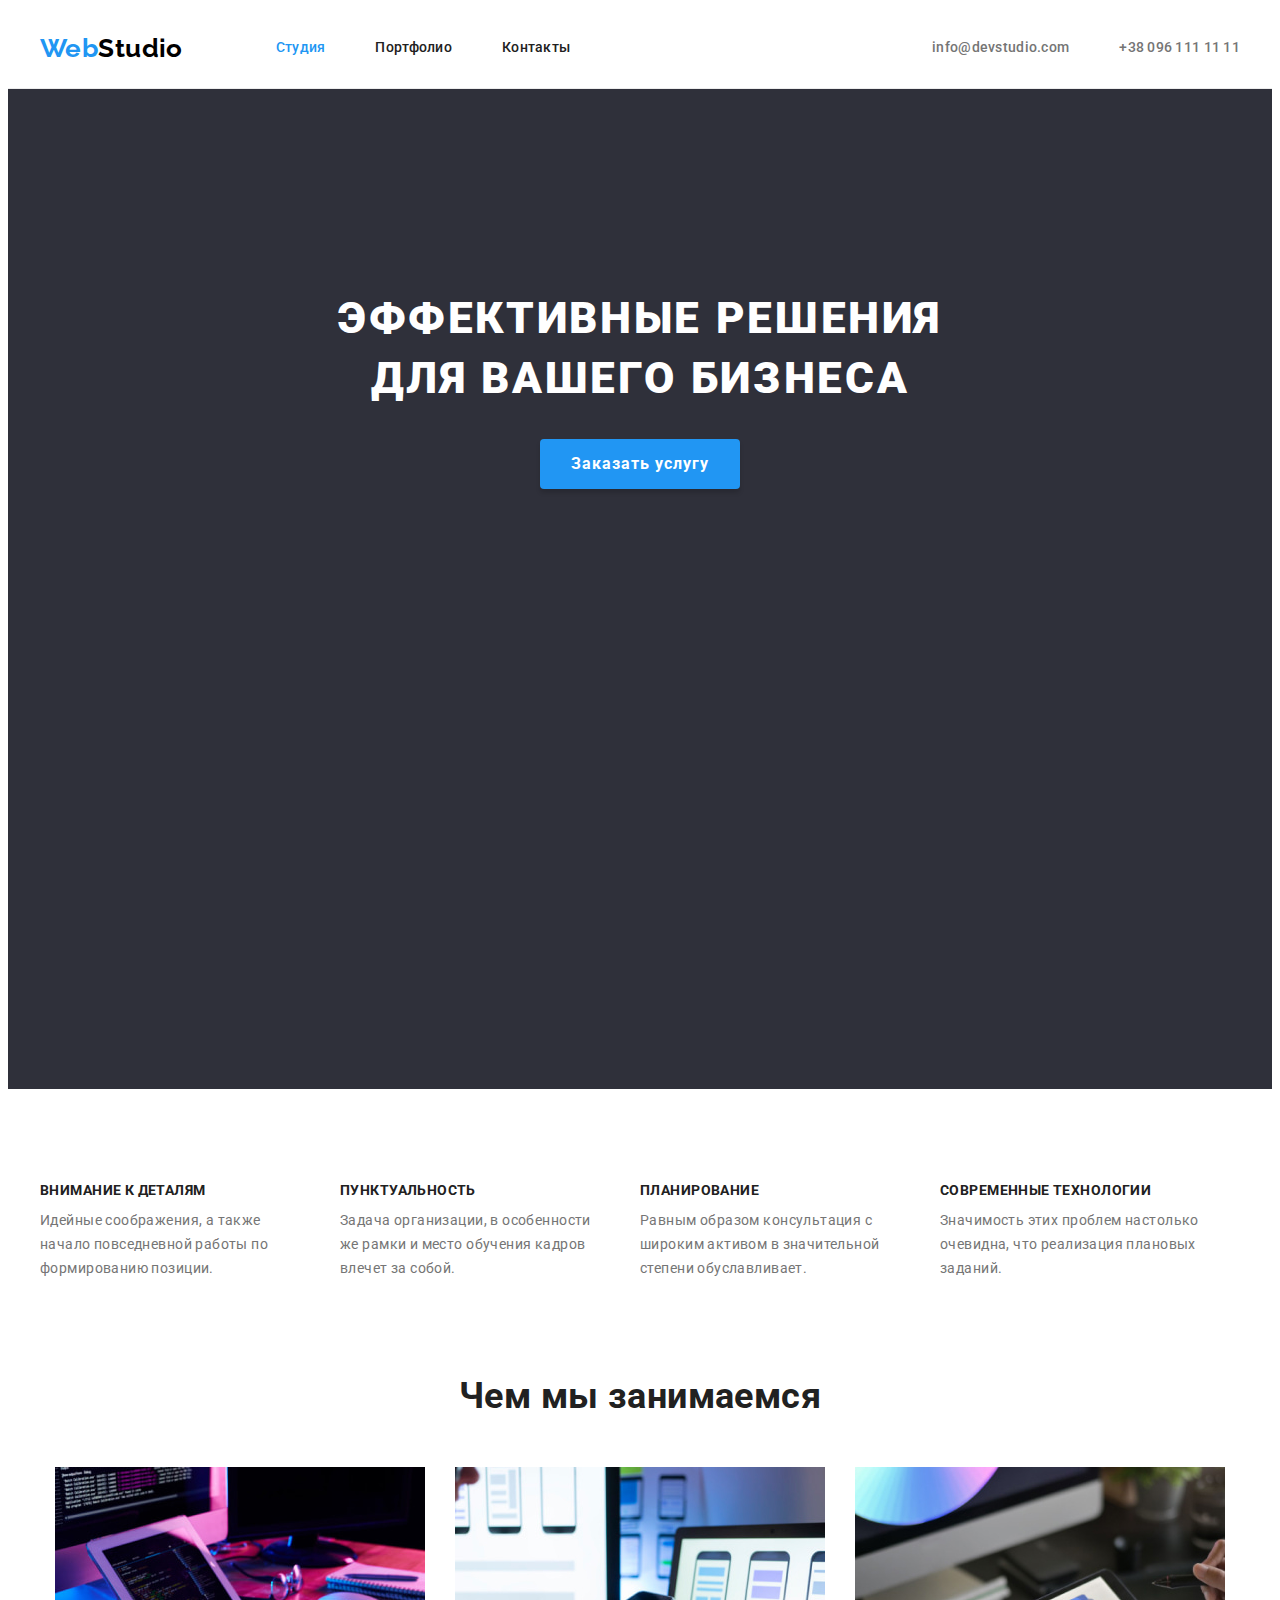
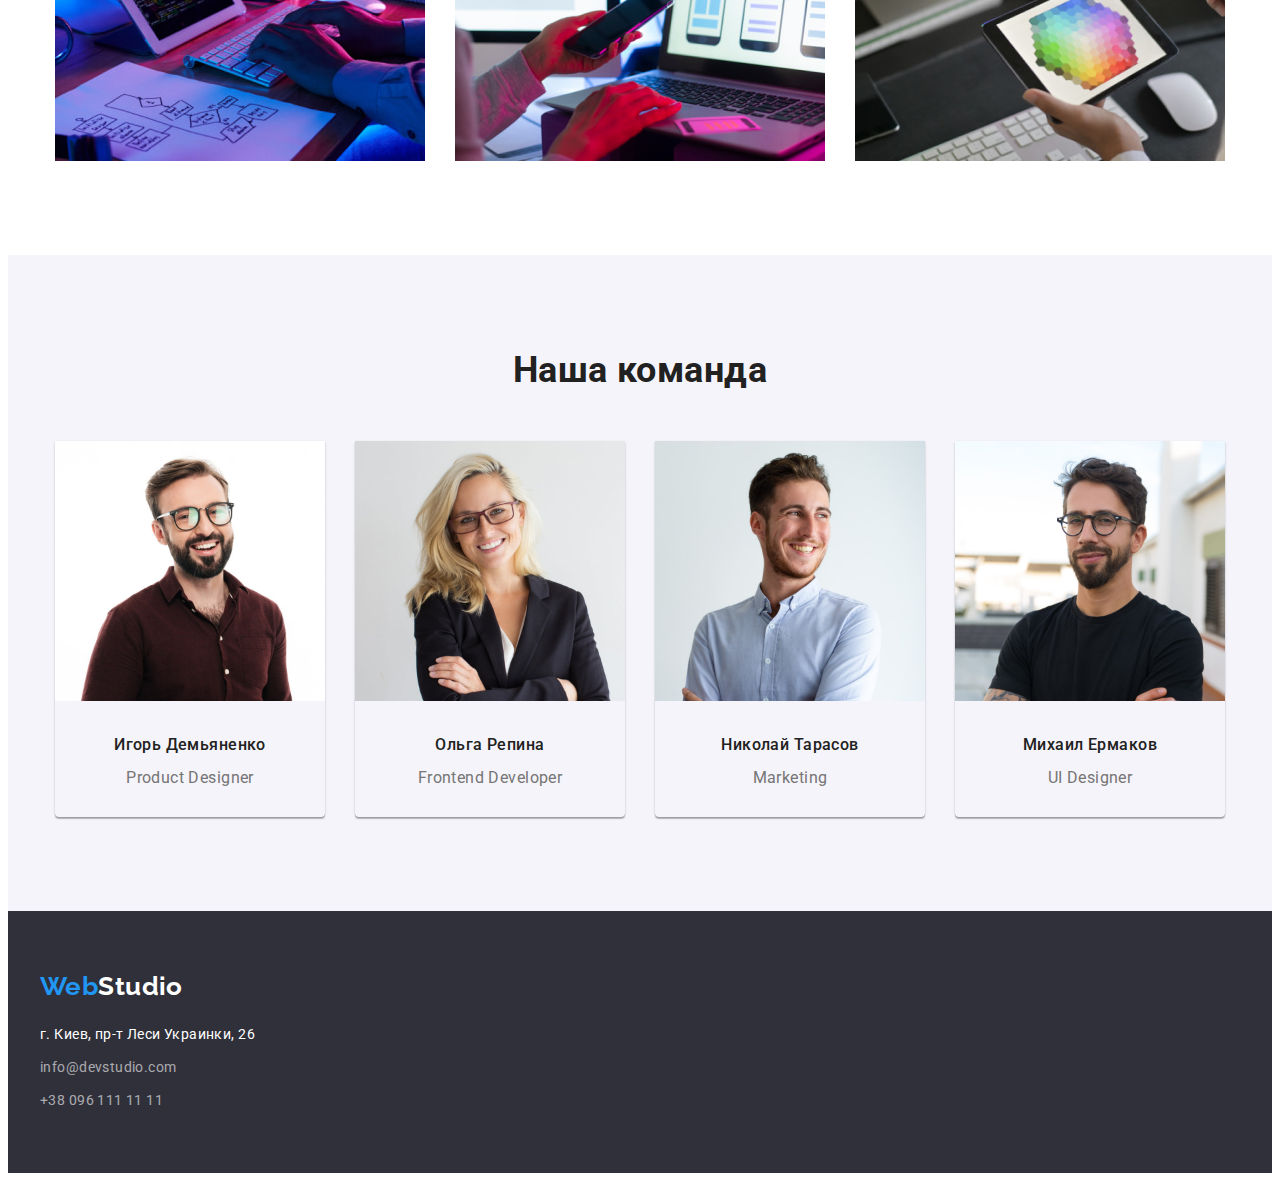
<file: index.html>
<!DOCTYPE html>
<html lang="ru">
<head>
    <meta charset="UTF-8">
    <meta http-equiv="X-UA-Compatible" content="IE=edge">
    <meta name="viewport" content="width=device-width, initial-scale=1.0">
    <title>Студия</title>
    <link rel="preconnect" href="https://fonts.googleapis.com">
    <link rel="preconnect" href="https://fonts.gstatic.com" crossorigin>
    <link href="https://fonts.googleapis.com/css2?family=Raleway:wght@700&family=Roboto:wght@400;500;700;900&display=swap"
        rel="stylesheet">
    <link rel="stylesheet" href="https://cdnjs.cloudflare.com/ajax/libs/modern-normalize/1.1.0/modern-normalize.min.css"
        integrity="sha512-wpPYUAdjBVSE4KJnH1VR1HeZfpl1ub8YT/NKx4PuQ5NmX2tKuGu6U/JRp5y+Y8XG2tV+wKQpNHVUX03MfMFn9Q=="
        crossorigin="anonymous" referrerpolicy="no-referrer">
    <link rel="stylesheet" href="./css/styles.css">
</head>
<body>
    <!-- Шапка -->
    <header class="header">
       <div class="header-container container">
            <nav class="header-item site-nav">
                <a href="./index.html" class="site-nav-item header-logo logo">
                    <span class="logo-part">Web</span>Studio
                </a>
            
                <ul class="site-nav-item nav-tabs list">
                    <li class="nav-tabs-item"><a href="./index.html" class="nav-tab link current">Студия</a></li>
                    <li class="nav-tabs-item"><a href="./portfolio.html" class="nav-tab link">Портфолио</a></li>
                    <li class="nav-tabs-item"><a href="" class="nav-tab link">Контакты</a></li>
                </ul>
            
            </nav>
            
            <ul class="header-item auth-nav list">
                <li class="auth-nav-item"><a href="mailto:" class="nav-auth link">info@devstudio.com</a></li>
                <li class="auth-nav-item"><a href="tel:" class="nav-auth link">+38 096 111 11 11</a></li>
            </ul>
       </div>
    </header>

    <!-- Унікальна частина -->
    <main>
        <!-- Герой -->
        <section class="hero">
            <div class="container hero-container">
                <h1 class="hero-title">Эффективные решения<br> для вашего бизнеса</h1>
                <button type="button" class="hero-button">Заказать услугу</button>
            </div>
        </section>
        
        <!-- Наші переваги -->
        <section class="section-feature">
            <div class="container">
                <h2 hidden class="section-title">Наши преимущества</h2>
                
                <ul class="feature-list list">
                    <li class="feature-list-item">
                        <h3 class="feature-list-title">Внимание к деталям</h3>
                        <p class="feature-list-text text">
                            Идейные соображения, а также начало повседневной работы по формированию позиции.
                        </p>
                    </li>
                    <li class="feature-list-item">
                        <h3 class="feature-list-title">Пунктуальность</h3>
                        <p class="feature-list-text text">
                            Задача организации, в особенности же рамки и место обучения кадров влечет за собой.
                        </p>
                    </li>
                    <li class="feature-list-item">
                        <h3 class="feature-list-title">Планирование</h3>
                        <p class="feature-list-text text">
                            Равным образом консультация с широким активом в значительной степени обуславливает.
                        </p>
                    </li>
                    <li class="feature-list-item">
                        <h3 class="feature-list-title">Современные технологии</h3>
                        <p class="feature-list-text text">
                            Значимость этих проблем настолько очевидна, что реализация плановых заданий.
                        </p>
                    </li>
                </ul>
            </div>
        </section>
        
        <!-- Чим ми займаємось -->
        <section class="section">
            <div class="container what_we_do-conteiner">
                <h2 class="section-title">Чем мы занимаемся</h2>
                <ul class="what_we_do-list list">
                    <li class="what_we_do-item"><img src="./images/what_we_do_1.jpg" class="image" alt="Компьютер и айрад на рабочем столе" width="370"></li>
                    <li class="what_we_do-item"><img src="./images/what_we_do_2.jpg" class="image" alt="Ноутбук и елефон" width="370"></li>
                    <li class="what_we_do-item"><img src="./images/what_we_do_3.jpg" class="image" alt="Планшет с цветным изображением на фоне компьютера" width="370">
                    </li>
                </ul>
            </div>
        </section>
        
        <!-- Наша команда -->
        <section class="team section">
            <div class="container">
                <h2 class="section-title">Наша команда</h2>
        
                <ul class="team-list list">
                    <li class="team-card">
                        <img src="./images/igor_d.jpg" class="image" alt="Игорь Демьяненко" width="270">
                        
                        <div class="team-card-content">
                            <h3 class="team-card-title">Игорь Демьяненко</h3>
                            <p class="team-card-position">Product Designer</p>
                        </div>                        
                    </li>

                    <li class="team-card">
                        <img src="./images/olga_r.jpg" class="image" alt="Ольга Репина" width="270">
                        
                        <div class="team-card-content">
                            <h3 class="team-card-title">Ольга Репина</h3>
                            <p class="team-card-position">Frontend Developer</p>
                        </div>                        
                    </li>

                    <li class="team-card">
                        <img src="./images/nikolay_t.jpg" class="image" alt="Николай Тарасов" width="270">
                        
                        <div class="team-card-content">
                            <h3 class="team-card-title">Николай Тарасов</h3>
                            <p class="team-card-position">Marketing</p>
                        </div>                        
                    </li>

                    <li class="team-card">
                        <img src="./images/mihail_ye.jpg" class="image" alt="Михаил Ермаков" width="270">
                        
                        <div class="team-card-content">
                            <h3 class="team-card-title">Михаил Ермаков</h3>
                            <p class="team-card-position">UI Designer</p>
                        </div>                        
                    </li>
                </ul>
            </div>
        </section>
    </main>

    <!-- Підвал -->
    <footer class="footer">
       <div class="container">
            <a href="./" class="footer-logo logo">
                <span class="logo-part">Web</span>Studio
            </a>
            <address class="address">
                г. Киев, пр-т Леси Украинки, 26

                <ul class="address-list list">
                    <li class="address-item"><a href="mailto:" class="footer-auth link">info@devstudio.com</a></li>
                    <li class="address-item"><a href="tel:" class="footer-auth link">+38 096 111 11 11</a></li>
                </ul>          
            </address>
       </div>
    </footer>
</body>
</html>
</file>
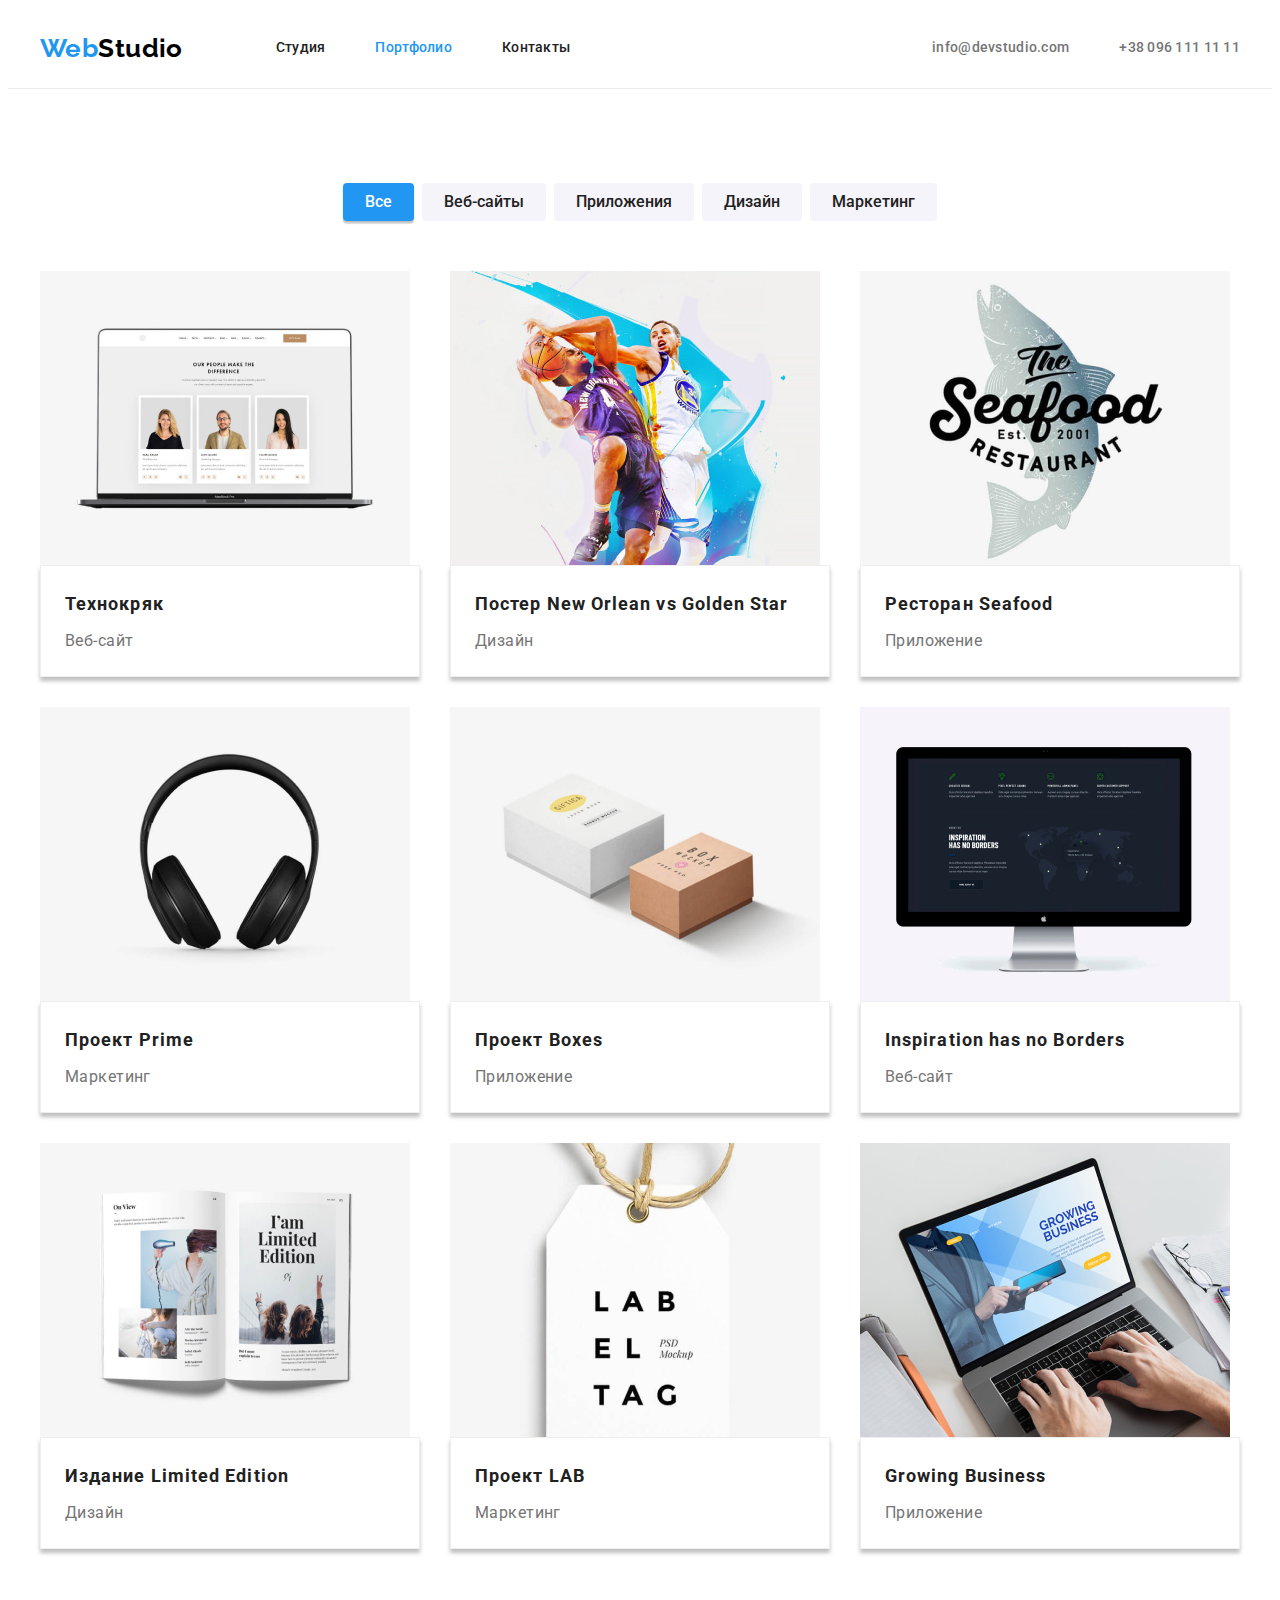
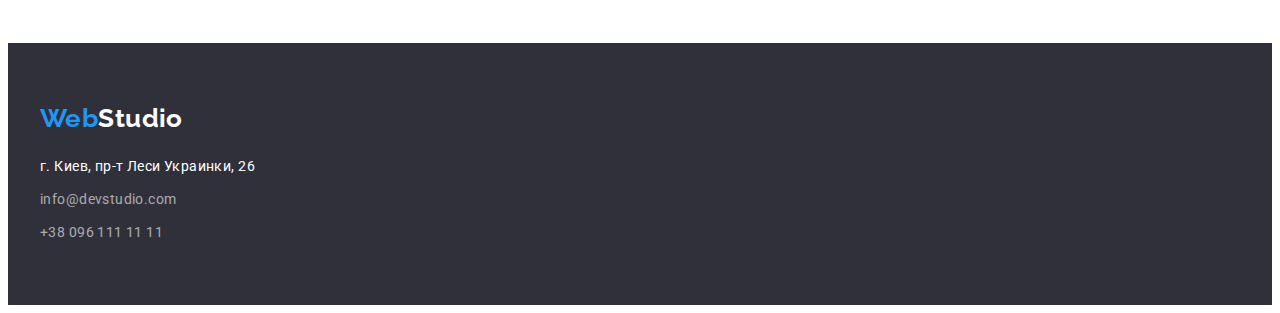
<file: portfolio.html>
<!DOCTYPE html>
<html lang="en">
<head>
    <meta charset="UTF-8">
    <meta http-equiv="X-UA-Compatible" content="IE=edge">
    <meta name="viewport" content="width=device-width, initial-scale=1.0">
    <title>Портфолио</title>
    <link rel="preconnect" href="https://fonts.googleapis.com">
    <link rel="preconnect" href="https://fonts.gstatic.com" crossorigin>
    <link href="https://fonts.googleapis.com/css2?family=Raleway:wght@700&family=Roboto:wght@400;500;700;900&display=swap"
        rel="stylesheet">
    <link rel="stylesheet" href="https://cdnjs.cloudflare.com/ajax/libs/modern-normalize/1.1.0/modern-normalize.min.css"
        integrity="sha512-wpPYUAdjBVSE4KJnH1VR1HeZfpl1ub8YT/NKx4PuQ5NmX2tKuGu6U/JRp5y+Y8XG2tV+wKQpNHVUX03MfMFn9Q=="
        crossorigin="anonymous" referrerpolicy="no-referrer">
    <link rel="stylesheet" href="./css/styles.css">
</head>
<body>
    <!-- Шапка -->
    <header class="header">
        <div class="header-container container">
            <nav class="header-item site-nav">
                <a href="./index.html" class="site-nav-item header-logo logo">
                    <span class="logo-part">Web</span>Studio
                </a>
    
                <ul class="site-nav-item nav-tabs list">
                    <li class="nav-tabs-item"><a href="./index.html" class="nav-tab link">Студия</a></li>
                    <li class="nav-tabs-item"><a href="./portfolio.html" class="nav-tab link current">Портфолио</a></li>
                    <li class="nav-tabs-item"><a href="" class="nav-tab link">Контакты</a></li>
                </ul>
    
            </nav>
    
            <ul class="header-item auth-nav list">
                <li class="auth-nav-item"><a href="mailto:" class="nav-auth link">info@devstudio.com</a></li>
                <li class="auth-nav-item"><a href="tel:" class="nav-auth link">+38 096 111 11 11</a></li>
            </ul>
        </div>
    </header>

    <main>
        <section class="section">
            <!-- Фільтр -->
            <div class="filter-container container">
                <ul class="filter list">
                    <li class="filter-item"><button type="button" class="filter-button current">Все</button></li>
                    <li class="filter-item"><button type="button" class="filter-button">Веб-сайты</button></li>
                    <li class="filter-item"><button type="button" class="filter-button">Приложения</button></li>
                    <li class="filter-item"><button type="button" class="filter-button">Дизайн</button></li>
                    <li class="filter-item"><button type="button" class="filter-button">Маркетинг</button></li>
                </ul>
            </div>
            <!-- Наші проекти -->
            <div class="project-container container">
                <h1 hidden class="section-title">Наши проекты</h1>

                <ul class="project-list list">
                    <li class="project-item">
                        <a href="" class="project-card link">
                            <img src="./images/technocrack.jpg" class="project-card-image image" alt="макбукпро с изображением карточек трех людей" width="370">                           
                            <div class="project-card-content">
                                <h2 class="project-card-title">Технокряк</h2>
                                <p class="project-card-type">Веб-сайт</p>
                            </div>
                        </a>
                    </li>
                    
                    <li class="project-item">
                        <a href="" class="link">
                            <img src="./images/new-orlean-vs-golden-star.jpg" class="project-card-image image" 
                                alt="баскетболист в прыжке пытается забрать мячь у другого баскетболиста" width="370">
                            
                            <div class="project-card-content">
                                <h2 class="project-card-title">Постер New Orlean vs Golden Star</h2>
                                <p class="project-card-type">Дизайн</p>
                            </div>
                        </a>
                    </li>

                    <li class="project-item">
                        <a href="" class="link">
                            <img src="./images/seafood.jpg" class="project-card-image image" alt="логотип магазина сифуд на фоне выпрыгнувше из воды форели" width="370">
                            
                            <div class="project-card-content">
                                <h2 class="project-card-title">Ресторан Seafood</h2>
                                <p class="project-card-type">Приложение</p>
                            </div>

                        </a>
                    </li>

                    <li class="project-item">
                        <a href="" class="link">
                            <img src="./images/prime.jpg" class="project-card-image image" alt="черные блютузнаушники" width="370">
                            
                            <div class="project-card-content">
                                <h2 class="project-card-title">Проект Prime</h2>
                                <p class="project-card-type">Маркетинг</p>
                            </div>
                        </a>
                    </li>

                    <li class="project-item">
                        <a href="" class="link">
                            <img src="./images/boxes.jpg" class="project-card-image image" alt="две коробки белая и коричневая в изометрической проекции" width="370">
                            
                            <div class="project-card-content">
                                <h2 class="project-card-title">Проект Boxes</h2>
                                <p class="project-card-type">Приложение</p>
                            </div>
                        </a>
                    </li>

                    <li class="project-item">
                        <a href="" class="link">
                            <img src="./images/inspiration-has-no-borders.jpg" class="project-card-image image" alt="черный монитор с изображением страницы сайта"
                                width="370">
                            
                            <div class="project-card-content">
                                <h2 class="project-card-title">Inspiration has no Borders</h2>
                                <p class="project-card-type">Веб-сайт</p>
                            </div>
                        </a>
                    </li>

                    <li class="project-item">
                        <a href="" class="link">
                            <img src="./images/limited-edition.jpg" class="project-card-image image" alt="разворот книги" width="370">
                            
                            <div class="project-card-content">
                                <h2 class="project-card-title">Издание Limited Edition</h2>
                                <p class="project-card-type">Дизайн</p>
                            </div>
                        </a>
                    </li>

                    <li class="project-item">
                        <a href="" class="link">
                            <img src="./images/lab.jpg" class="project-card-image image" alt="белая бирка с надписью лаб ел таг" width="370">
                            
                            <div class="project-card-content">
                                <h2 class="project-card-title">Проект LAB</h2>
                                <p class="project-card-type">Маркетинг</p>
                            </div>
                        </a>
                    </li>

                    <li class="project-item">
                        <a href="" class="link">
                            <img src="./images/growing-business.jpg" class="project-card-image image" alt="мужские руки печатающие на ноутбуке" width="370">
                            
                            <div class="project-card-content">
                                <h2 class="project-card-title">Growing Business</h2>
                                <p class="project-card-type">Приложение</p>
                            </div>
                        </a>
                    </li>
                </ul>
            </div>
        </section>
    </main>
    <!-- Підвал -->
    <footer class="footer">
        <div class="container">
            <a href="./" class="footer-logo logo">
                <span class="logo-part">Web</span>Studio
            </a>
            <address class="address">
                г. Киев, пр-т Леси Украинки, 26
    
                <ul class="address-list list">
                    <li class="address-item"><a href="mailto:" class="footer-auth link">info@devstudio.com</a></li>
                    <li class="address-item"><a href="tel:" class="footer-auth link">+38 096 111 11 11</a></li>
                </ul>
            </address>
        </div>
    </footer>
</body>
</html>
</file>
<file: css/styles.css>
:root {
  --primari-text-color: #757575;
  --tittle-text-color: #212121;
  --acsent-color: #2196f3;
  --second-acsent-color: #ffffff;
  --primary-bg-color: #ffffff;
  --second-bg-color: #f5f4fa;
  --third-bg-color: #2f303a;
}

body {
  color: var(--primari-text-color);
  font-family: Roboto, sans-serif;
  font-weight: 400;
  font-size: 14px;
  line-height: 1.71;
  letter-spacing: 0.03em;

  background-color: var(--primary-bg-color);
}

.container {
  width: 1200px;
  margin: 0 auto;
  padding-left: 15px;
  padding-right: 15px;
}

.list {
  list-style: none;
  margin: 0;
  padding: 0;
}

.text {
  margin: 0;
}

.image {
  display: block;
  max-width: 100%;
  height: auto;
}

.link,
.logo,
.address {
  color: inherit;
  text-decoration: none;
  font-style: inherit;
}

/* -------- Шапка початок ------- */
/* Логотип */

.logo {
  font-family: Raleway, sans-serif;
  font-weight: 700;
  font-size: 26px;
  line-height: 1.19;
}

.header-logo {
  color: #000000;
}

.logo-part,
.logo:hover {
  color: var(--acsent-color);
}

/* Навігація */

.nav-tab {
  color: var(--tittle-text-color);
}
.nav-tab,
.nav-auth {
  font-weight: 500;
  font-size: 14px;
  line-height: 1.14;
  letter-spacing: 0.02em;
}

.nav-tab:hover,
.nav-auth:hover,
.nav-tab:focus,
.nav-auth:focus,
.nav-tab.current {
  color: var(--acsent-color);
}

/* Компонування навігації */
.header {
  display: flex;
  flex-basis: 100%;

  border-bottom: 1px solid #ececec;
}
.header-container {
  display: flex;
  align-items: center;
}
.site-nav {
  display: flex;
  align-items: center;
}

.nav-tabs {
  display: flex;
  margin-left: 93px;
}

.auth-nav {
  display: flex;
  margin-left: auto;
}

.nav-tabs-item:not(:first-child),
.auth-nav-item:not(:first-child) {
  margin-left: 50px;
}

.nav-tab,
.nav-auth {
  display: block;
  padding-top: 32px;
  padding-bottom: 32px;
}

/* ------- Шаппка кінець ------ */

/* Герой */
.hero {
  background-color: var(--third-bg-color);
}

.hero-container {
  height: 600px;
  padding-top: 200px;
  padding-bottom: 200px;
}

.hero-title {
  margin: 0;

  color: var(--second-acsent-color);
  font-weight: 900;
  font-size: 44px;
  line-height: 1.36;
  text-align: center;
  letter-spacing: 0.06em;
  text-transform: uppercase;
}

.hero-button {
  display: block;
  width: 200px;
  height: 50px;
  border: none;
  box-shadow: 0px 4px 4px rgba(0, 0, 0, 0.15);
  border-radius: 4px;
  margin-top: 30px;
  margin-right: auto;
  margin-left: auto;

  color: var(--second-acsent-color);
  font-family: inherit;
  font-weight: 700;
  font-size: 16px;
  line-height: 1.87;
  letter-spacing: 0.06em;

  background-color: var(--acsent-color);
}

.hero-button:hover,
.hero-button:focus {
  background-color: #188ce8;
}

/* Секції */
.section {
  padding-top: 94px;
  padding-bottom: 94px;
}

.section-title {
  margin-top: 0;
  margin-bottom: 50px;

  color: var(--tittle-text-color);
  font-weight: 700;
  font-size: 36px;
  line-height: 1.17;
  text-align: center;
}

/* Наші переваги */
.section-feature {
  padding-top: 94px;
}

.feature-list {
  display: flex;
  flex-wrap: wrap;
}

.feature-list-item {
  display: block;
  width: 270px;
}

.feature-list-item:not(:first-child) {
  margin-left: 30px;
}

.feature-list-title {
  margin-top: 0;
  margin-bottom: 10px;

  color: var(--tittle-text-color);
  font-weight: 700;
  font-size: 14px;
  line-height: 1.14;
  text-transform: uppercase;
}

/* Чим ми займаємось */

.what_we_do-list {
  display: flex;
  flex-wrap: wrap;
  justify-content: center;
  align-items: center;
}

.what_we_do-item:not(:first-child) {
  margin-left: 30px;
}

/* Наша коанда */
.team {
  background-color: var(--second-bg-color);
}

.team-list {
  display: flex;
  flex-wrap: wrap;
  justify-content: center;
  align-items: center;
}

.team-card {
  box-shadow: 0px 1px 3px rgba(0, 0, 0, 0.12), 0px 1px 1px rgba(0, 0, 0, 0.14),
    0px 2px 1px rgba(0, 0, 0, 0.2);
  border-radius: 0px 0px 4px 4px;
}

.team-card:not(:first-child) {
  margin-left: 30px;
}

.team-card-content {
  padding-top: 30px;
  padding-bottom: 30px;
  text-align: center;
}

.team-card-title {
  margin-top: 0;
  margin-bottom: 10px;

  color: var(--tittle-text-color);
  font-weight: 500;
  font-size: 16px;
}

.team-card-position {
  margin: 0;

  font-size: 16px;
  line-height: 1.19;
}

/* footer */
.footer {
  padding-top: 60px;
  padding-bottom: 60px;
  color: var(--second-acsent-color);

  background-color: var(--third-bg-color);
}

.address {
  margin-top: 20px;
}

.address-item {
  margin-top: 9px;
}

.footer-auth {
  color: rgba(255, 255, 255, 0.6);
}

/* ===============  Портфоліо ============= */

/* Фільтр */
.filter {
  display: flex;
  flex-wrap: wrap;
  justify-content: center;
  align-items: center;
}

.filter-item:not(:first-child) {
  margin-left: 8px;
}

.filter-button {
  display: block;
  padding: 6px 22px;
  border: none;
  border-radius: 4px;

  color: var(--tittle-text-color);
  font-family: inherit;
  font-weight: 500;
  font-size: 16px;
  line-height: 1.62;

  background-color: var(--second-bg-color);
}

.filter-button:hover,
.filter-button:focus,
.filter-button.current {
  box-shadow: 0px 3px 1px rgba(0, 0, 0, 0.1), 0px 1px 2px rgba(0, 0, 0, 0.08),
    0px 2px 2px rgba(0, 0, 0, 0.12);

  color: var(--second-acsent-color);

  background-color: var(--acsent-color);
}

/* Наші проекти */
.filter-container {
  padding-bottom: 16px;
}

.project-container {
  margin-top: 34px;
}

.project-list {
  display: flex;
  flex-wrap: wrap;
  margin-top: -30px;
  margin-left: -30px;
}

.project-item {
  flex-basis: calc(100% / 3 - 30px);
  margin-top: 30px;
  margin-left: 30px;
}

.project-card-content {
  padding: 20px 24px;
  border: 1px solid #eeeeee;
  box-shadow: 0px 4px 4px rgba(0, 0, 0, 0.25);
}

.project-card-title {
  margin-top: 0;
  margin-bottom: 4px;

  color: var(--tittle-text-color);
  font-weight: 700;
  font-size: 18px;
  line-height: 2;
  letter-spacing: 0.06em;
}

.project-card-type {
  margin: 0;

  font-size: 16px;
  line-height: 1.88;
}
</file>
